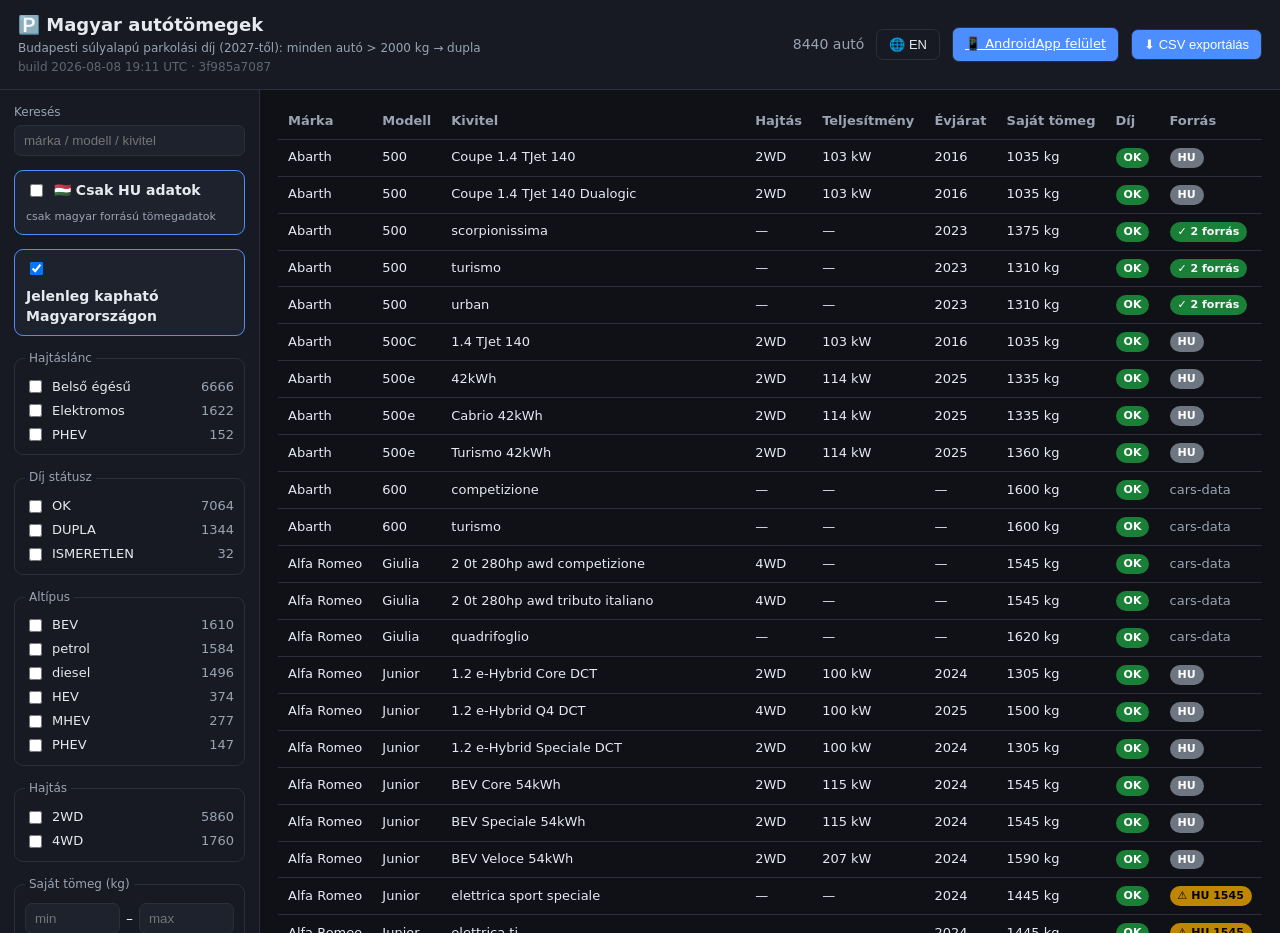
<file: docs/index.html>
<!DOCTYPE html>
<html lang="en">
<head>
<meta charset="utf-8">
<meta name="viewport" content="width=device-width, initial-scale=1">
<title data-i18n="page_title_legacy">Hungarian Car Weights — Budapest Parking Fee</title>
<link rel="icon" href="data:image/svg+xml,<svg xmlns='http://www.w3.org/2000/svg' viewBox='0 0 100 100'><text y='.9em' font-size='88'>🅿️</text></svg>">
<link rel="stylesheet" href="styles.css?v=11">
</head>
<body>
<header class="topbar">
  <div class="title">
    <h1 data-i18n="brand">🅿️ Hungarian Car Weights</h1>
    <span class="subtitle" data-i18n="subtitle">Budapest weight-based parking fee (from 2027): any car &gt; 2000 kg → double</span>
    <span class="subtitle" id="build-info" style="opacity:.55">build 2026-08-08 19:11 UTC · 3f985a7087</span>
  </div>
  <div class="topbar-right">
    <span id="count" class="count">—</span>
    <button id="lang-toggle" class="btn btn-ghost" type="button">🌐</button>
    <a class="btn" id="android-link" href="v2/" data-i18n="nav_android">📱 AndroidApp UI</a>
    <button id="export" class="btn" data-i18n="export_csv">⬇ Export CSV</button>
  </div>
</header>

<main>
  <aside class="sidebar">
    <label class="field">
      <span data-i18n="search_label">Search</span>
      <input id="q" type="search" data-i18n-ph="search_ph" placeholder="make / model / trim">
    </label>

    <label class="hu-toggle"><input id="hu-only" type="checkbox"> <span data-i18n="hu_only_label">🇭🇺 HU data only</span>
      <span class="hu-hint" data-i18n="hu_only_hint">use only Hungarian-sourced weights</span>
    </label>

    <label class="hu-toggle"><input id="on-sale" type="checkbox" checked> <span data-i18n="filter_on_sale">On sale in Hungary</span>
    </label>

    <fieldset><legend data-i18n="f_powertrain">Powertrain</legend>
      <div id="f-powertrain" class="checks"></div>
    </fieldset>

    <fieldset><legend data-i18n="f_fee">Fee status</legend>
      <div id="f-fee" class="checks"></div>
    </fieldset>

    <fieldset><legend data-i18n="f_subtype">Sub-type</legend>
      <div id="f-subtype" class="checks"></div>
    </fieldset>

    <fieldset><legend data-i18n="f_drivetrain">Drivetrain</legend>
      <div id="f-drivetrain" class="checks"></div>
    </fieldset>

    <fieldset><legend data-i18n="f_weight">Curb weight (kg)</legend>
      <div class="range">
        <input id="wmin" type="number" data-i18n-ph="ph_min" placeholder="min" min="0" step="10">
        <span>–</span>
        <input id="wmax" type="number" data-i18n-ph="ph_max" placeholder="max" min="0" step="10">
      </div>
      <label class="inline"><input id="incl-unknown" type="checkbox" checked> <span data-i18n="include_unknown">include unknown weight</span></label>
    </fieldset>

    <label class="field">
      <span data-i18n="sort_label">Sort</span>
      <select id="sort">
        <option value="make" data-i18n="sort_make">Make / model</option>
        <option value="weight_desc" data-i18n="sort_wdesc">Weight ↓</option>
        <option value="weight_asc" data-i18n="sort_wasc">Weight ↑</option>
        <option value="year_desc" data-i18n="sort_ydesc">Year ↓</option>
      </select>
    </label>
    <button id="reset" class="btn btn-ghost" data-i18n="reset_filters">Reset filters</button>
  </aside>

  <section class="results">
    <table id="grid">
      <thead><tr>
        <th data-i18n="th_make">Make</th><th data-i18n="th_model">Model</th><th data-i18n="th_trim">Trim</th>
        <th data-i18n="th_drive">Drive</th><th data-i18n="th_power">Power</th>
        <th data-i18n="th_year">Year</th><th data-i18n="th_weight">Curb weight</th>
        <th data-i18n="th_fee">Fee</th><th data-i18n="th_source">Source</th>
      </tr></thead>
      <tbody id="rows"></tbody>
    </table>
    <div id="empty" class="empty" hidden data-i18n="empty">No cars match these filters.</div>
    <div class="pager">
      <button id="prev" class="btn btn-ghost" data-i18n="prev">← Prev</button>
      <span id="pageinfo"></span>
      <button id="next" class="btn btn-ghost" data-i18n="next">Next →</button>
    </div>
  </section>
</main>

<div id="detail" class="drawer" hidden>
  <div class="drawer-inner">
    <button id="detail-close" class="btn btn-ghost close">✕</button>
    <div id="detail-body"></div>
  </div>
</div>

<script src="i18n.js?v=3f985a7087"></script>
<!-- API backend: api.http.js (live FastAPI) — build_static.py swaps this for carquery.js + api.local.js -->
<script src="carquery.js?v=3f985a7087"></script>
<script src="api.local.js?v=3f985a7087"></script>
<script src="app.js?v=3f985a7087?v=11" type="module"></script>
</body>
</html>
</file>
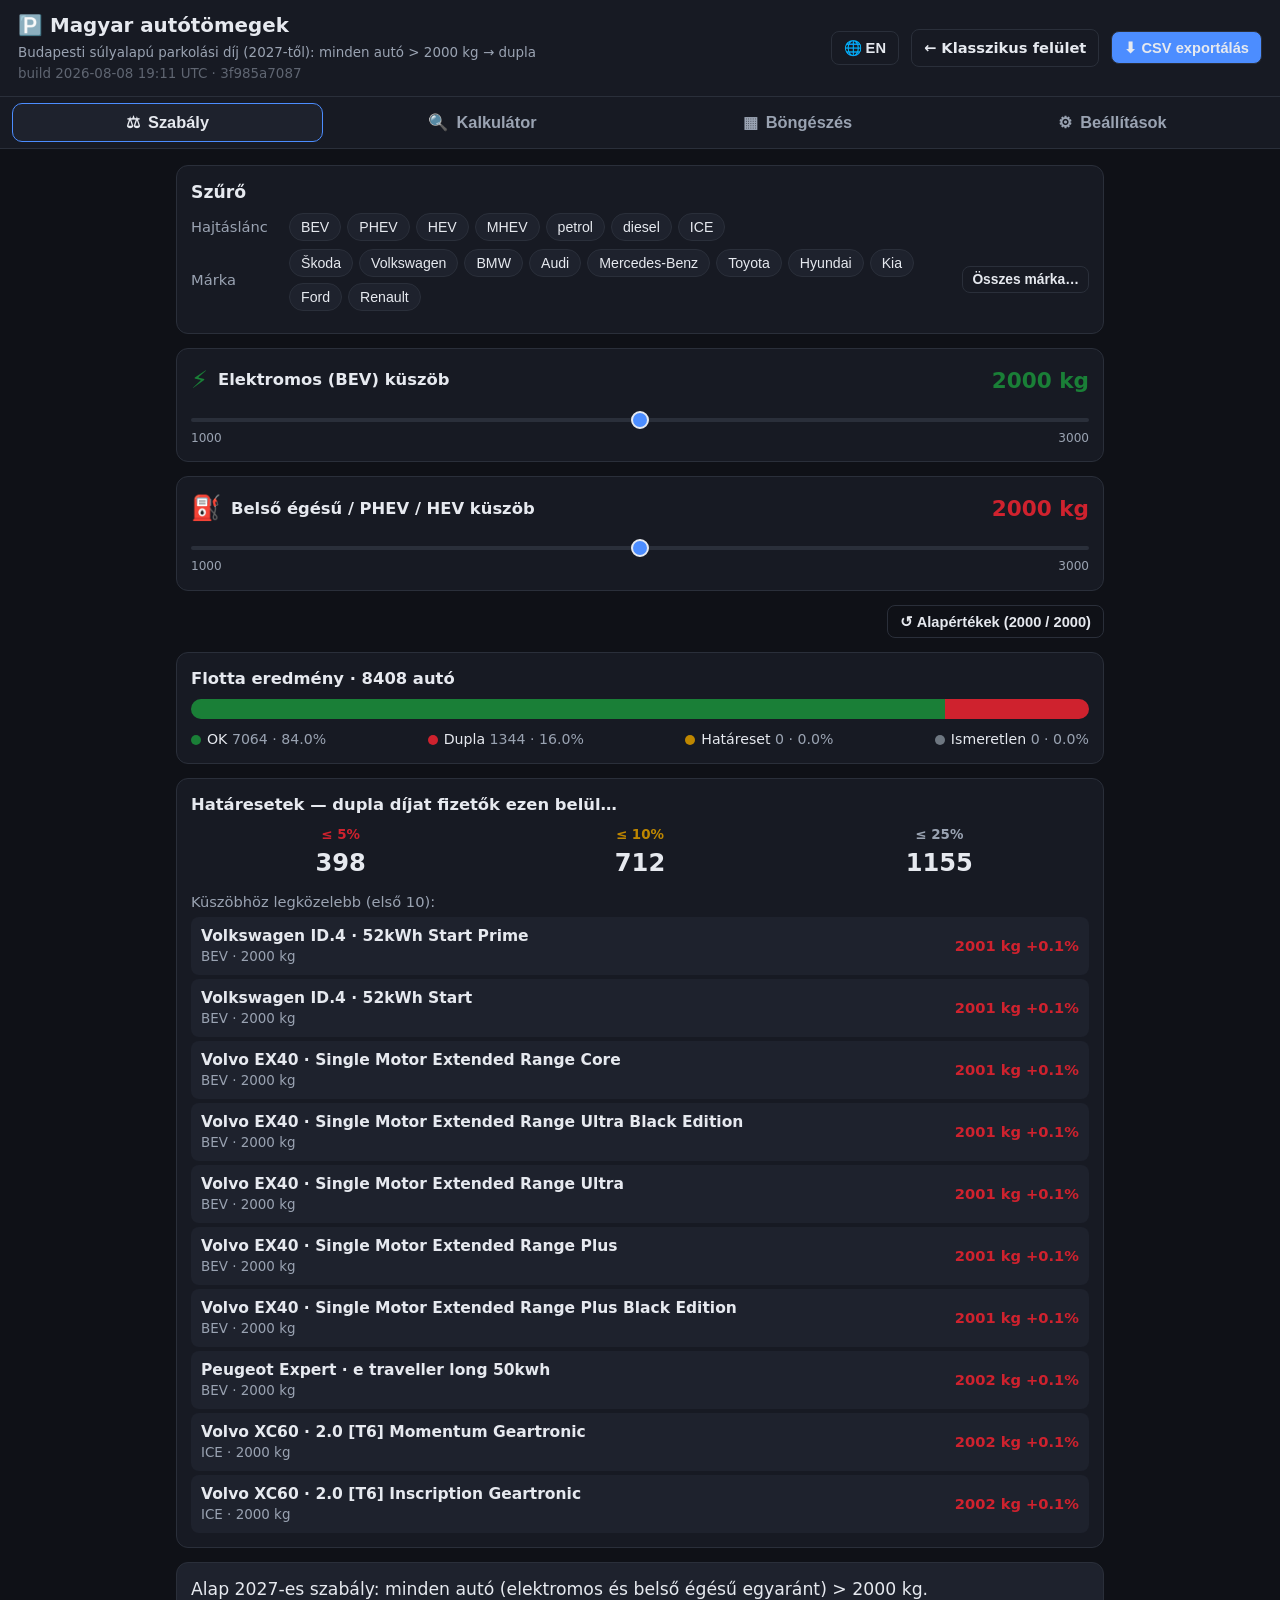
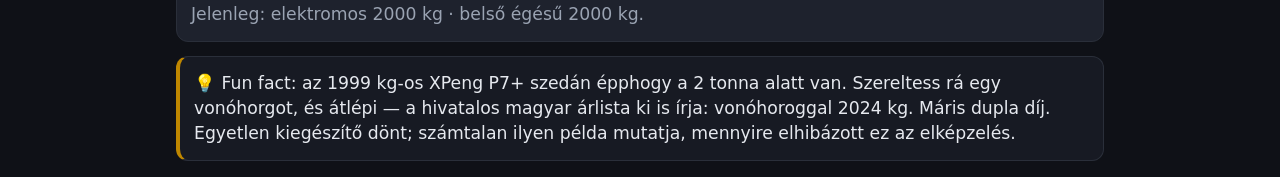
<file: docs/v2/index.html>
<!DOCTYPE html>
<html lang="en">
<head>
<meta charset="utf-8">
<meta name="viewport" content="width=device-width, initial-scale=1">
<title data-i18n="page_title_v2">carWeights HU — Policy Explorer</title>
<link rel="icon" href="data:image/svg+xml,<svg xmlns='http://www.w3.org/2000/svg' viewBox='0 0 100 100'><text y='.9em' font-size='88'>🅿️</text></svg>">
<link rel="stylesheet" href="styles.css">
</head>
<body>
  <header class="topbar">
    <div class="title">
      <h1 data-i18n="brand">🅿️ Hungarian Car Weights</h1>
      <span class="subtitle" data-i18n="subtitle">Budapest weight-based parking fee (from 2027): any car &gt; 2000 kg → double</span>
      <span class="subtitle" id="build-info" style="opacity:.55">build 2026-08-08 19:11 UTC · 3f985a7087</span>
    </div>
    <div class="topbar-right">
      <button id="lang-toggle" class="btn btn-ghost" type="button">🌐</button>
      <a class="btn btn-ghost" href="../" data-i18n="nav_classic">← Classic UI</a>
      <button id="export" class="btn" data-i18n="export_csv">⬇ Export CSV</button>
    </div>
  </header>

  <nav class="tabs" role="tablist">
    <button class="tab" data-tab="policy" role="tab" aria-selected="true">
      <span class="tab-icon">⚖</span><span class="tab-label" data-i18n="tab_policy">Policy</span>
    </button>
    <button class="tab" data-tab="lookup" role="tab" aria-selected="false">
      <span class="tab-icon">🔍</span><span class="tab-label" data-i18n="tab_lookup">Lookup</span>
    </button>
    <button class="tab" data-tab="browse" role="tab" aria-selected="false">
      <span class="tab-icon">▦</span><span class="tab-label" data-i18n="tab_browse">Browse</span>
    </button>
    <button class="tab" data-tab="settings" role="tab" aria-selected="false">
      <span class="tab-icon">⚙</span><span class="tab-label" data-i18n="tab_settings">Settings</span>
    </button>
  </nav>

  <main>
    <section id="tab-policy" class="tabpanel active">
      <div class="card">
        <h3 data-i18n="v2_filter">Filter</h3>
        <div class="filter-row">
          <div class="filter-label" data-i18n="v2_powertrain">Powertrain</div>
          <div class="chip-row" id="filter-powertrain"></div>
        </div>
        <div class="filter-row">
          <div class="filter-label" data-i18n="v2_make">Make</div>
          <div class="chip-row" id="filter-makes-quick"></div>
          <button class="btn btn-ghost small" id="open-make-picker" data-i18n="v2_pick_makes">Pick all makes…</button>
          <button class="btn btn-ghost small hidden" id="clear-makes" data-i18n="v2_clear_makes">Clear makes</button>
        </div>
      </div>

      <div class="card threshold-card" data-powertrain="BEV">
        <div class="threshold-header">
          <span class="threshold-icon bev">⚡</span>
          <span class="threshold-title" data-i18n="v2_bev_threshold">BEV (electric) threshold</span>
          <span class="threshold-value" id="bev-value">2000 kg</span>
        </div>
        <input type="range" class="slider" id="bev-slider" min="1000" max="3000" step="25" value="2000">
        <div class="range-axis"><span>1000</span><span>3000</span></div>
      </div>

      <div class="card threshold-card" data-powertrain="ICE">
        <div class="threshold-header">
          <span class="threshold-icon ice">⛽</span>
          <span class="threshold-title" data-i18n="v2_ice_threshold">ICE / PHEV / HEV threshold</span>
          <span class="threshold-value" id="ice-value">2000 kg</span>
        </div>
        <input type="range" class="slider" id="ice-slider" min="1000" max="3000" step="25" value="2000">
        <div class="range-axis"><span>1000</span><span>3000</span></div>
      </div>

      <div class="actions">
        <button class="btn btn-ghost" id="reset-defaults" data-i18n="v2_reset_defaults">↺ Reset to defaults (2000 / 2000)</button>
      </div>

      <div class="card" id="fleet-outcome">
        <div class="card-header"><span data-i18n="v2_fleet_outcome">Fleet outcome ·</span> <span id="outcome-total">—</span></div>
        <div class="bar" id="outcome-bar"></div>
        <div class="legend">
          <div class="legend-item"><span class="dot ok"></span><span data-i18n="leg_ok">OK</span> <span class="muted" id="legend-ok">—</span></div>
          <div class="legend-item"><span class="dot double"></span><span data-i18n="leg_double">Double</span> <span class="muted" id="legend-double">—</span></div>
          <div class="legend-item"><span class="dot borderline"></span><span data-i18n="leg_borderline">Borderline</span> <span class="muted" id="legend-borderline">—</span></div>
          <div class="legend-item"><span class="dot unknown"></span><span data-i18n="leg_unknown">Unknown</span> <span class="muted" id="legend-unknown">—</span></div>
        </div>
      </div>

      <div class="card">
        <div class="card-header" data-i18n="v2_border_title">Border cases — cars paying double within…</div>
        <div class="buckets">
          <div class="bucket"><div class="bucket-label red">≤ 5%</div><div class="bucket-value" id="b-5">—</div></div>
          <div class="bucket"><div class="bucket-label amber">≤ 10%</div><div class="bucket-value" id="b-10">—</div></div>
          <div class="bucket"><div class="bucket-label muted">≤ 25%</div><div class="bucket-value" id="b-25">—</div></div>
        </div>
        <div class="muted small" id="b-hint">—</div>
        <div class="borders" id="borders"></div>
      </div>

      <div class="card note">
        <div data-i18n="v2_note_default">Default 2027 rule: any car (BEV, ICE, PHEV) &gt; 2000 kg.</div>
        <div class="muted" id="note-current">Currently: BEV 2000 kg · ICE 2000 kg.</div>
      </div>

      <div class="card" style="border-left:4px solid var(--amber);">
        <div data-i18n="v2_funfact">💡 Fun fact: even the 1999 kg XPeng P7+ sedan sits just under 2 tonnes. But fit a tow bar (e.g. for a bike rack, ~15–25 kg) and its kerb weight tips over 2 tonnes — so it pays double. A single accessory decides it; countless examples like this show how misguided the idea is.</div>
      </div>
    </section>

    <section id="tab-lookup" class="tabpanel">
      <div class="card">
        <h3 data-i18n="v2_lookup_powertrain">Powertrain</h3>
        <div class="seg-row" id="lookup-pt">
          <button data-pt="BEV" class="seg active">BEV</button>
          <button data-pt="PHEV" class="seg">PHEV</button>
          <button data-pt="ICE" class="seg">ICE</button>
        </div>
      </div>
      <div class="card">
        <h3 data-i18n="v2_lookup_weight">Curb weight (kg)</h3>
        <input type="number" id="lookup-weight" min="500" max="3500" value="1800">
        <input type="range" class="slider" id="lookup-slider" min="800" max="3000" step="10" value="1800">
        <div class="muted small" id="lookup-threshold-hint">Threshold: 2000 kg</div>
      </div>
      <div class="card">
        <div class="verdict">
          <span class="verdict-pill" id="lookup-status">OK</span>
          <span class="muted" id="lookup-threshold">Threshold: 2000 kg</span>
        </div>
        <div class="rule" id="lookup-rule">—</div>
      </div>
      <div class="card hidden" id="lookup-nearby-card">
        <div class="card-header" data-i18n="v2_near_title">Cars near this weight (within 50 kg)</div>
        <div id="lookup-nearby"></div>
      </div>
    </section>

    <section id="tab-browse" class="tabpanel">
      <div class="card">
        <input type="search" id="browse-q" data-i18n-ph="v2_browse_ph" placeholder="Search make / model / trim">
        <div class="row-between">
          <div class="muted" id="browse-count">— cars</div>
          <label class="inline-switch">
            <span data-i18n="v2_hu_catalog_only">HU-catalog only</span>
            <input type="checkbox" id="browse-hu-only">
          </label>
        </div>
      </div>
      <div class="list" id="browse-list"></div>
    </section>

    <section id="tab-settings" class="tabpanel">
      <div class="card">
        <h3 data-i18n="v2_text_size">Text size</h3>
        <div class="muted small" data-i18n="v2_text_size_hint">Scales every text on every tab. Persists across launches.</div>
        <div class="row-between" style="margin: 8px 0;">
          <span class="muted">Aa</span>
          <strong id="font-current">Current: 1.15×</strong>
          <span style="font-size: 22px;">Aa</span>
        </div>
        <input type="range" class="slider" id="font-slider" min="0" max="6" step="1" value="2">
        <div class="chip-row" id="font-presets"></div>
      </div>
      <div class="card">
        <h3 data-i18n="v2_data_source">Data source</h3>
        <div class="muted" id="data-source" data-i18n="v2_data_source_loading">Loading…</div>
        <label class="inline-switch" style="margin-top: 10px;">
          <span data-i18n="v2_hu_catalog_only">HU-catalog only</span>
          <input type="checkbox" id="settings-hu-only">
        </label>
        <div class="muted small" data-i18n="v2_filter_hu_hint">Filter the fleet to variants with a Hungarian-katalógus weight.</div>
      </div>
      <div class="card">
        <h3 data-i18n="v2_refresh">Refresh data</h3>
        <div class="muted small" data-i18n="v2_refresh_hint">In-app download of a newer cars.db.gz (configured in a future release).</div>
      </div>
      <div class="card note">
        <h3 data-i18n="v2_about">About</h3>
        <div class="muted small" data-i18n="v2_about_1">Curb weights from cars-data.com and katalogus.hasznaltauto.hu. The default 2027 policy is any car &gt; 2000 kg.</div>
        <div class="muted small" style="margin-top: 8px;" data-i18n="v2_about_2">UI mirror of the native Android app (Policy Explorer with live threshold simulation).</div>
      </div>
    </section>
  </main>

  <!-- Car detail drawer -->
  <div id="detail" class="drawer hidden">
    <div class="drawer-inner">
      <button id="detail-close" class="btn btn-ghost close" data-i18n="v2_close">✕ Close</button>
      <div id="detail-body"></div>
    </div>
  </div>

  <!-- Make picker bottom sheet -->
  <div id="make-sheet" class="sheet hidden">
    <div class="sheet-inner">
      <div class="sheet-header">
        <h3 data-i18n="v2_make_filter">Make filter</h3>
        <button class="btn btn-ghost" id="make-sheet-close">✕</button>
      </div>
      <input type="search" id="make-search" data-i18n-ph="v2_make_search_ph" placeholder="Search makes…">
      <div class="row-between" style="margin: 8px 0;">
        <div class="muted" id="make-sheet-count">— selected · — total</div>
        <div>
          <button class="btn btn-ghost small" id="make-sheet-clear" data-i18n="v2_clear">Clear</button>
          <button class="btn btn-ghost small" id="make-sheet-all" data-i18n="v2_all">All</button>
        </div>
      </div>
      <div class="sheet-list" id="make-sheet-list"></div>
      <div class="row-end">
        <button class="btn btn-ghost" id="make-sheet-reset" data-i18n="v2_reset">Reset</button>
        <button class="btn" id="make-sheet-apply" data-i18n="v2_apply">Apply</button>
      </div>
    </div>
  </div>

  <script src="../i18n.js?v=3f985a7087"></script>
  <!-- API backend: api.http.js (live FastAPI) — build_static.py swaps this for carquery.js + api.local.js -->
  <script src="../carquery.js?v=3f985a7087"></script>
  <script src="../api.local.js?v=3f985a7087"></script>
  <script src="app.js?v=3f985a7087"></script>
</body>
</html>
</file>
<file: docs/styles.css>
:root{
  --bg:#0f1117; --panel:#171a23; --panel2:#1e222d; --line:#2a2f3a;
  --text:#e6e9ef; --muted:#9aa3b2; --accent:#4c8dff;
  --ok:#1a7f37; --double:#cf222e; --border:#bf8700; --unknown:#6e7781;
}
*{box-sizing:border-box}
body{margin:0;font:14px/1.45 system-ui,Segoe UI,Roboto,sans-serif;background:var(--bg);color:var(--text)}
h1{font-size:18px;margin:0}
.topbar{display:flex;justify-content:space-between;align-items:center;gap:16px;
  padding:12px 18px;background:var(--panel);border-bottom:1px solid var(--line);position:sticky;top:0;z-index:5}
.subtitle{display:block;color:var(--muted);font-size:12px;margin-top:2px}
.topbar-right{display:flex;align-items:center;gap:12px}
.count{color:var(--muted);font-variant-numeric:tabular-nums}
main{display:grid;grid-template-columns:260px 1fr;gap:0;align-items:start}
.sidebar{padding:14px;border-right:1px solid var(--line);position:sticky;top:57px;
  height:calc(100vh - 57px);overflow:auto;background:var(--panel)}
.field{display:block;margin-bottom:14px}
.field>span{display:block;color:var(--muted);font-size:12px;margin-bottom:4px}
input,select{width:100%;padding:7px 9px;background:var(--panel2);border:1px solid var(--line);
  border-radius:7px;color:var(--text)}
fieldset{border:1px solid var(--line);border-radius:9px;margin:0 0 14px;padding:10px}
legend{color:var(--muted);font-size:12px;padding:0 4px}
.checks{display:flex;flex-direction:column;gap:5px}
.checks label{display:flex;align-items:center;gap:7px;font-size:13px;cursor:pointer}
.checks input{width:auto}
.checks .cnt{color:var(--muted);margin-left:auto;font-variant-numeric:tabular-nums}
.range{display:flex;align-items:center;gap:6px}
.inline{display:flex;align-items:center;gap:6px;margin-top:8px;font-size:12px;color:var(--muted)}
.hu-toggle{display:flex;align-items:center;gap:8px;flex-wrap:wrap;margin:0 0 14px;padding:9px 11px;
  background:var(--panel2);border:1px solid var(--accent);border-radius:9px;font-weight:600;cursor:pointer}
.hu-toggle input{width:auto}
.hu-hint{flex-basis:100%;font-weight:400;font-size:11px;color:var(--muted)}
.inline input{width:auto}
.btn{padding:7px 12px;border:1px solid var(--line);background:var(--accent);color:#fff;
  border-radius:7px;cursor:pointer;font-size:13px}
.btn-ghost{background:transparent;color:var(--text)}
.btn:hover{filter:brightness(1.08)}
.results{padding:14px 18px;min-width:0;height:calc(100vh - 57px);overflow:auto}
table{width:100%;border-collapse:collapse}
th,td{text-align:left;padding:8px 10px;border-bottom:1px solid var(--line);font-size:13px}
th{color:var(--muted);font-weight:600;position:sticky;top:0;z-index:4;background:var(--bg);
   box-shadow:0 1px 0 var(--line)}
tbody tr{cursor:pointer}
tbody tr:hover{background:var(--panel2)}
.badge{display:inline-block;padding:2px 8px;border-radius:20px;font-size:11px;font-weight:700;color:#fff}
.badge--ok{background:var(--ok)} .badge--double{background:var(--double)}
.badge--borderline{background:var(--border);color:#000} .badge--unknown{background:var(--unknown)}
.dot{display:inline-block;width:8px;height:8px;border-radius:50%;margin-right:5px}
.dot--high{background:var(--ok)} .dot--medium{background:var(--border)} .dot--low{background:var(--unknown)}
.muted{color:var(--muted)} .nowrap{white-space:nowrap}
.empty{padding:40px;text-align:center;color:var(--muted)}
.pager{display:flex;align-items:center;gap:14px;justify-content:center;padding:16px}
.drawer{position:fixed;inset:0;background:rgba(0,0,0,.5);display:flex;justify-content:flex-end;z-index:20}
.drawer[hidden]{display:none}            /* hidden attr must win over display:flex */
table{min-width:760px}                   /* let columns keep width; .results scrolls */
.drawer-inner{width:min(440px,92vw);height:100%;background:var(--panel);border-left:1px solid var(--line);
  padding:20px;overflow:auto}
.close{float:right}
.detail-h{font-size:18px;margin:0 0 4px}
.detail-row{display:flex;justify-content:space-between;gap:12px;padding:7px 0;border-bottom:1px solid var(--line)}
.detail-row .k{color:var(--muted)}
.rule{margin-top:14px;padding:12px;border-radius:9px;background:var(--panel2)}
a{color:var(--accent)}
@media(max-width:820px){main{grid-template-columns:1fr}.sidebar{position:static;height:auto}th{position:static}}
</file>
<file: docs/v2/styles.css>
/* carWeights v2 — dark UI matching the Android Compose theme */
:root {
  --bg: #0f1117;
  --panel: #171a23;
  --panel2: #1e222d;
  --line: #2a2f3a;
  --text: #e6e9ef;
  --muted: #9aa3b2;
  --accent: #4c8dff;
  --green: #1a7f37;
  --red: #cf222e;
  --amber: #bf8700;
  --grey: #6e7781;
  --pad: 16px;
  --gap: 14px;
  --radius: 12px;
  --font-scale: 1.15;
}

* { box-sizing: border-box; }

html { font-size: calc(15px * var(--font-scale)); }

body {
  margin: 0;
  font: 1rem/1.45 system-ui, "Segoe UI", Roboto, Helvetica, Arial, sans-serif;
  background: var(--bg);
  color: var(--text);
  min-height: 100vh;
}

/* Topbar */
.topbar {
  display: flex; justify-content: space-between; align-items: center; gap: 16px;
  padding: 12px 18px;
  background: var(--panel);
  border-bottom: 1px solid var(--line);
  position: sticky; top: 0; z-index: 20;
}
.title h1 { font-size: 1.15rem; margin: 0; font-weight: 700; }
.title .subtitle { display: block; color: var(--muted); font-size: 0.78rem; margin-top: 2px; }
.topbar-right { display: flex; align-items: center; gap: 12px; }

/* Tabs (bottom-bar style; we use a top bar that scrolls with content) */
.tabs {
  display: flex;
  background: var(--panel);
  border-bottom: 1px solid var(--line);
  padding: 6px 12px;
  gap: 4px;
  position: sticky; top: 56px; z-index: 19;
}
.tab {
  flex: 1; display: flex; align-items: center; justify-content: center; gap: 8px;
  background: transparent; color: var(--muted); border: 1px solid transparent;
  padding: 9px 12px; border-radius: 10px; cursor: pointer;
  font-size: 0.95rem; font-weight: 600;
}
.tab[aria-selected="true"] {
  background: var(--panel2); color: var(--text); border-color: var(--accent);
}
.tab:hover { color: var(--text); }

/* Main content */
main { padding: var(--pad); max-width: 960px; margin: 0 auto; }

.tabpanel { display: none; }
.tabpanel.active { display: flex; flex-direction: column; gap: var(--gap); }

/* Cards */
.card {
  background: var(--panel);
  border: 1px solid var(--line);
  border-radius: var(--radius);
  padding: 14px;
}
.card h3 { margin: 0 0 4px; font-size: 1rem; font-weight: 700; }
.card-header { font-weight: 700; font-size: 0.95rem; margin-bottom: 8px; }
.note { background: var(--panel2); }

.muted { color: var(--muted); }
.small { font-size: 0.85rem; }
.hidden { display: none !important; }

/* Filter chips */
.filter-row { display: flex; align-items: center; flex-wrap: wrap; gap: 8px; margin: 8px 0; }
.filter-label { color: var(--muted); font-size: 0.85rem; width: 90px; flex: 0 0 auto; }
.chip-row { display: flex; flex-wrap: wrap; gap: 6px; flex: 1; }
.chip {
  padding: 5px 11px; border-radius: 999px;
  background: var(--panel2); color: var(--text);
  border: 1px solid var(--line);
  font-size: 0.82rem; cursor: pointer;
}
.chip.on { background: var(--accent); color: var(--text); border-color: var(--accent); font-weight: 700; }
.chip:hover { border-color: var(--accent); }

/* Threshold card */
.threshold-card { padding: 14px; }
.threshold-header { display: flex; align-items: center; gap: 10px; margin-bottom: 6px; }
.threshold-icon { font-size: 1.4rem; }
.threshold-icon.bev { color: var(--green); }
.threshold-icon.ice { color: var(--red); }
.threshold-title { font-weight: 700; font-size: 0.95rem; flex: 1; }
.threshold-value { font-weight: 800; font-size: 1.25rem; }
.threshold-card[data-powertrain="BEV"] .threshold-value { color: var(--green); }
.threshold-card[data-powertrain="ICE"] .threshold-value { color: var(--red); }

.slider {
  width: 100%; -webkit-appearance: none; appearance: none;
  background: transparent; margin: 8px 0;
}
.slider::-webkit-slider-runnable-track {
  height: 4px; background: var(--line); border-radius: 2px;
}
.slider::-webkit-slider-thumb {
  -webkit-appearance: none; appearance: none;
  width: 18px; height: 18px; border-radius: 50%;
  background: var(--accent); border: 2px solid var(--text);
  margin-top: -7px; cursor: pointer;
}
.slider::-moz-range-track { height: 4px; background: var(--line); border-radius: 2px; }
.slider::-moz-range-thumb {
  width: 18px; height: 18px; border-radius: 50%;
  background: var(--accent); border: 2px solid var(--text);
  cursor: pointer;
}
.range-axis { display: flex; justify-content: space-between; color: var(--muted); font-size: 0.7rem; }

/* Distribution bar */
.bar { display: flex; height: 20px; border-radius: 10px; overflow: hidden; background: var(--panel2); }
.bar > div { transition: width 0.2s; }
.bar .ok { background: var(--green); }
.bar .double { background: var(--red); }
.bar .borderline { background: var(--amber); }
.bar .unknown { background: var(--grey); }

.legend { display: flex; justify-content: space-between; margin-top: 10px; flex-wrap: wrap; gap: 8px; }
.legend-item { font-size: 0.82rem; }
.dot { display: inline-block; width: 10px; height: 10px; border-radius: 50%; margin-right: 6px; vertical-align: middle; }
.dot.ok { background: var(--green); }
.dot.double { background: var(--red); }
.dot.borderline { background: var(--amber); }
.dot.unknown { background: var(--grey); }

/* Border cases */
.buckets { display: flex; justify-content: space-between; margin: 6px 0 10px; }
.bucket { text-align: center; flex: 1; }
.bucket-label { font-size: 0.78rem; font-weight: 700; }
.bucket-label.red { color: var(--red); }
.bucket-label.amber { color: var(--amber); }
.bucket-label.muted { color: var(--muted); }
.bucket-value { font-size: 1.4rem; font-weight: 800; margin-top: 2px; }
.borders { display: flex; flex-direction: column; gap: 4px; margin-top: 4px; }
.border-row {
  display: flex; align-items: center; gap: 8px;
  background: var(--panel2); border-radius: 8px; padding: 8px 10px;
  cursor: pointer; transition: background 0.1s;
}
.border-row:hover { background: var(--line); }
.border-row .make-model { flex: 1; min-width: 0; }
.border-row .make-model .name { font-size: 0.9rem; font-weight: 600; white-space: nowrap; overflow: hidden; text-overflow: ellipsis; }
.border-row .make-model .meta { color: var(--muted); font-size: 0.78rem; }
.border-row .delta { color: var(--red); font-weight: 700; font-size: 0.85rem; white-space: nowrap; }

/* Buttons */
.btn {
  padding: 7px 12px; border-radius: 8px; border: 1px solid var(--line);
  background: var(--accent); color: var(--text);
  font-size: 0.85rem; font-weight: 600; cursor: pointer;
  text-decoration: none; display: inline-flex; align-items: center; gap: 6px;
}
.btn-ghost { background: transparent; color: var(--text); border-color: var(--line); }
.btn-ghost:hover, .btn:hover { filter: brightness(1.15); }
.btn.small { padding: 5px 9px; font-size: 0.8rem; }

.actions { display: flex; justify-content: flex-end; }

/* Lookup */
.seg-row { display: flex; gap: 6px; }
.seg {
  flex: 1; padding: 8px 12px;
  background: var(--panel2); color: var(--muted);
  border: 1px solid var(--line); border-radius: 8px;
  font-size: 0.9rem; font-weight: 700; cursor: pointer;
}
.seg.active { background: var(--accent); color: var(--text); border-color: var(--accent); }

input[type="number"], input[type="search"] {
  width: 100%; padding: 9px 11px; background: var(--panel2);
  border: 1px solid var(--line); border-radius: 8px; color: var(--text);
  font-size: 0.9rem;
}

.verdict { display: flex; align-items: center; gap: 14px; }
.verdict-pill {
  display: inline-block; padding: 6px 14px; border-radius: 12px;
  font-weight: 800; font-size: 1.4rem;
}
.verdict-pill.ok { background: var(--green); color: #fff; }
.verdict-pill.double { background: var(--red); color: #fff; }
.verdict-pill.borderline { background: var(--amber); color: #000; }
.verdict-pill.unknown { background: var(--grey); color: #fff; }
.rule { margin-top: 8px; font-size: 0.9rem; color: var(--text); }

/* Browse */
.row-between { display: flex; justify-content: space-between; align-items: center; gap: 8px; margin: 8px 0; }
.row-end { display: flex; justify-content: flex-end; gap: 8px; margin-top: 8px; }
.inline-switch { display: inline-flex; align-items: center; gap: 8px; cursor: pointer; }
.inline-switch input { width: auto; }

.list { display: flex; flex-direction: column; gap: 6px; max-height: 60vh; overflow-y: auto; }
.row {
  display: flex; align-items: center; gap: 8px;
  background: var(--panel); border: 1px solid var(--line);
  border-radius: 8px; padding: 10px 12px; cursor: pointer;
  transition: background 0.1s;
}
.row:hover { background: var(--panel2); }
.row .main { flex: 1; min-width: 0; }
.row .main .title { font-weight: 700; font-size: 0.9rem; white-space: nowrap; overflow: hidden; text-overflow: ellipsis; }
.row .main .meta { color: var(--muted); font-size: 0.78rem; }
.row .w { font-size: 0.85rem; font-weight: 600; }
.pill {
  display: inline-block; padding: 2px 8px; border-radius: 10px;
  font-size: 0.7rem; font-weight: 800;
}
.pill.ok { background: var(--green); color: #fff; }
.pill.double { background: var(--red); color: #fff; }
.pill.borderline { background: var(--amber); color: #000; }
.pill.unknown { background: var(--grey); color: #fff; }

/* Detail drawer */
.drawer {
  position: fixed; inset: 0; background: rgba(0,0,0,0.55);
  display: flex; justify-content: flex-end; z-index: 50;
}
.drawer-inner {
  width: min(440px, 95vw); height: 100%;
  background: var(--panel); border-left: 1px solid var(--line);
  padding: 18px; overflow-y: auto;
}
.close { float: right; }
.detail-h { font-size: 1.2rem; margin: 8px 0 4px; }
.detail-row { display: flex; justify-content: space-between; padding: 6px 0; border-bottom: 1px solid var(--line); }
.detail-row .k { color: var(--muted); font-size: 0.85rem; }
.detail-row .v { font-size: 0.9rem; font-weight: 600; }
.detail-verdict {
  display: inline-block; padding: 4px 12px; border-radius: 10px;
  font-weight: 800; font-size: 0.95rem; margin: 6px 0;
}
.detail-rule { margin-top: 12px; padding: 10px; background: var(--panel2); border-radius: 8px; font-size: 0.85rem; color: var(--muted); }

/* Make picker sheet */
.sheet {
  position: fixed; inset: 0; background: rgba(0,0,0,0.5);
  display: flex; align-items: flex-end; justify-content: center; z-index: 40;
}
.sheet-inner {
  width: 100%; max-width: 720px; max-height: 85vh;
  background: var(--panel); border-top: 1px solid var(--line);
  border-radius: 14px 14px 0 0; padding: 16px;
  display: flex; flex-direction: column;
}
.sheet-header { display: flex; justify-content: space-between; align-items: center; margin-bottom: 8px; }
.sheet-header h3 { margin: 0; }
.sheet-list { overflow-y: auto; max-height: 45vh; margin-top: 8px; }
.sheet-row { display: flex; align-items: center; gap: 8px; padding: 5px 0; }
.sheet-row label { cursor: pointer; flex: 1; }

/* Responsive: mobile */
@media (max-width: 700px) {
  .topbar { flex-direction: column; align-items: flex-start; gap: 8px; }
  .tab span.tab-label { display: none; }
}
</file>
